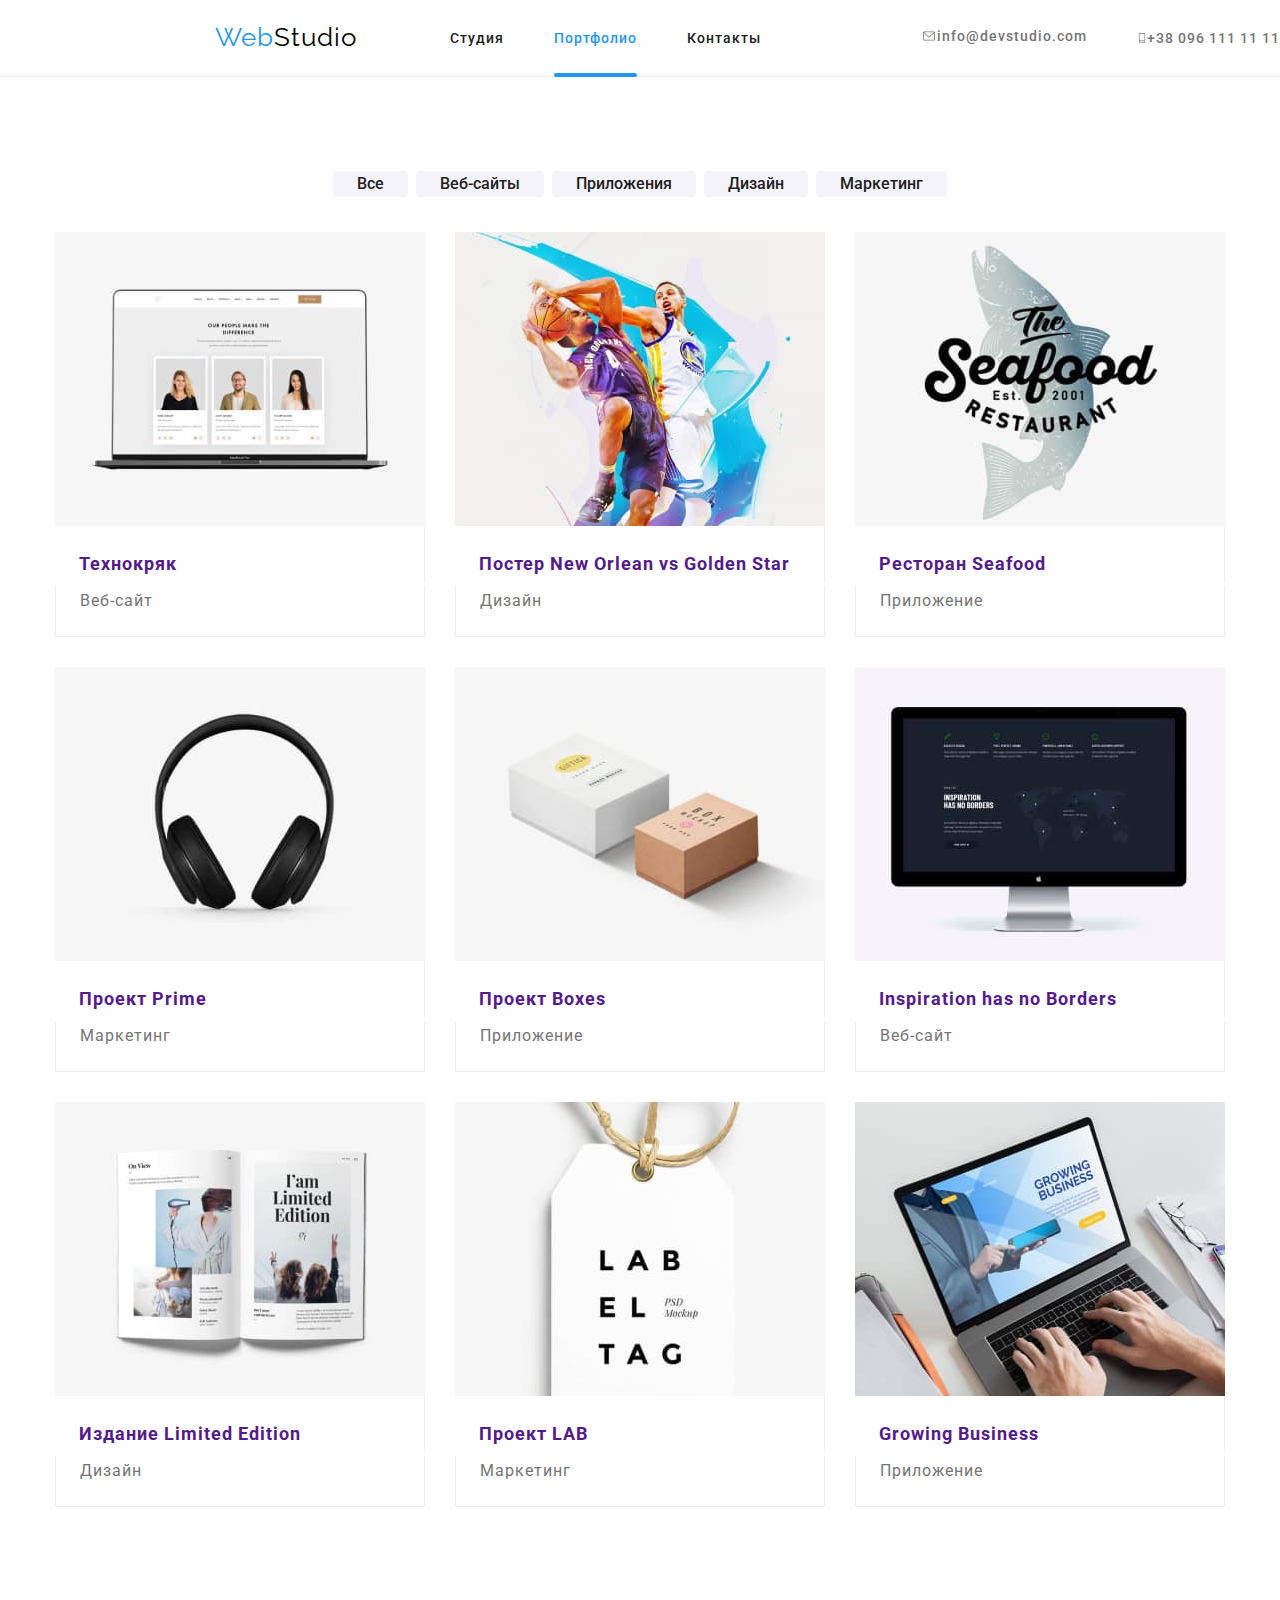
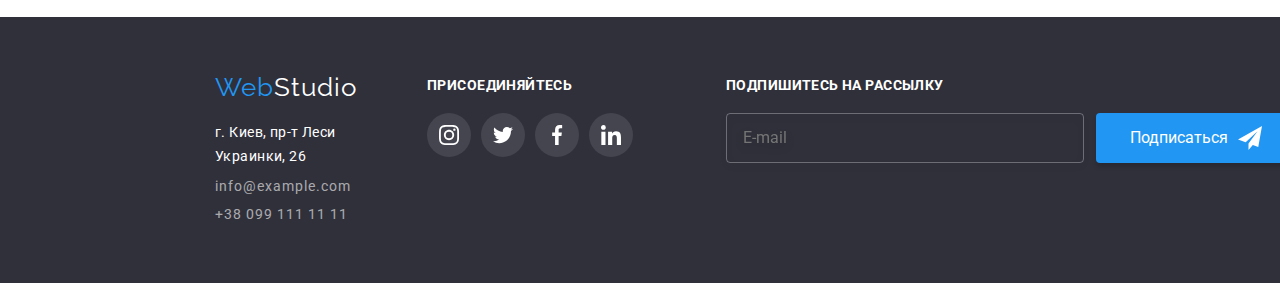
<file: portfolio.html>
<!DOCTYPE html>
<html lang="ru">
<head>
    <meta charset="UTF-8">
    <meta http-equiv="X-UA-Compatible" content="IE=edge">
    <meta name="viewport" content="width=he, initial-scale=1.0">
    <title>Portfolio</title>
    <link href="https://fonts.googleapis.com/css2?family=Raleway:wght@700&display=swap" rel="stylesheet">
    <link href="https://fonts.googleapis.com/css2?family=Roboto:wght@400;500;700&display=swap" rel="stylesheet">
    <link rel="stylesheet" href="https://cdnjs.cloudflare.com/ajax/libs/modern-normalize/1.1.0/modern-normalize.min.css">
    <link rel="stylesheet" href="./css/portfolio.min.css">
</head>
<body>
    <header class="header">
        <a href="" class="logo top"> <span class="accent">Web</span>Studio</a>
        <nav>
            <ul class="site-nav">
                <li class="site-nav-item"><a href="./studio.html" >Студия</a></li>
                <li class="site-nav-item"><a href="" class="current">Портфолио</a></li>
                <li class="site-nav-item"><a href="">Контакты</a></li>
            </ul>
        </nav>
        <ul class="contacts">
            <li class="contacts-item"><a href="mailto:info@devstudio.com" target="_blank"><svg class="icon nav-icon" width="16px" height="12"><use href="./images/symbol-defs.svg#icon-envelope"></use></svg>info@devstudio.com</a></li>
            <li class="contacts-item"><a href="tel:+380961111111" target="_blank"><svg class="icon nav-icon" width="10px" height="16px"><use href="./images/symbol-defs.svg#icon-smartphone"></use></svg>+38 096 111 11 11</a></li>
        </ul>
    </header>
    <main class="main">
        <!-- <h1 class="invisible">Наши проекты</h1>2 -->
        <div class="conteiner">
            <ul class="buttons">
                <li class="button-item"><button type="button" class="button-item-button">Все</button></li>
                <li class="button-item"><button type="button" class="button-item-button">Веб-сайты</button></li>
                <li class="button-item"><button type="button" class="button-item-button">Приложения</button></li>
                <li class="button-item"><button type="button" class="button-item-button">Дизайн</button></li>
                <li class="button-item"><button type="button" class="button-item-button">Маркетинг</button></li>
            </ul>
            <ul class="projects">
                <li class="project-item">
                    <a href=""><div class="projects-hovers"><img src="./images/Технокряк.jpg" width="370" alt="CV работников">
                        <div class="hover-bg-conteiner"><p class="projects-hovers-text">Ресурс предлагает комплексные предложения с разным уровнем функционала и сервисов. Все это позволит посетителю получить исчерпывающие сведения<br> о компании или частном лице.</p></div></div>
                        <h2 class="project-item-title">Технокряк</h2>
                        <p class="description">Веб-сайт</p>
                    </a>
                </li>
                <li class="project-item">
                    <a href=""><div class="projects-hovers"><img src="./images/NewOrleanvsGoldenStar.jpg" width="370" alt="CV работников">
                        <div class="hover-bg-conteiner"><p class="projects-hovers-text">Ресурс предлагает комплексные предложения с разным уровнем функционала и сервисов. Все это позволит посетителю получить исчерпывающие сведения<br> о компании или частном лице.</p></div></div>
                        <h2 class="project-item-title">Постер New Orlean vs Golden Star</h2>
                        <p class="description">Дизайн</p>
                    </a>
                </li>
                <li class="project-item">
                    <a href=""><div class="projects-hovers"><img src="./images/РесторанSeafood.jpg" width="370" alt="CV работников">
                        <div class="hover-bg-conteiner"><p class="projects-hovers-text">Ресурс предлагает комплексные предложения с разным уровнем функционала и сервисов. Все это позволит посетителю получить исчерпывающие сведения<br> о компании или частном лице.</p></div></div>
                        <h2 class="project-item-title">Ресторан Seafood</h2>
                        <p class="description">Приложение</p>
                    </a>
                </li>
                <li class="project-item">
                    <a href=""><div class="projects-hovers"><img src="./images/ПроектPrime.jpg" width="370" alt="CV работников">
                        <div class="hover-bg-conteiner"><p class="projects-hovers-text">Ресурс предлагает комплексные предложения с разным уровнем функционала и сервисов. Все это позволит посетителю получить исчерпывающие сведения<br> о компании или частном лице.</p></div></div>
                        <h2 class="project-item-title">Проект Prime</h2>
                        <p class="description">Маркетинг</p>
                    </a>
                </li>
                <li class="project-item">
                    <a href=""><div class="projects-hovers"><img src="./images/ПроектBoxes.jpg" width="370" alt="CV работников">
                        <div class="hover-bg-conteiner"><p class="projects-hovers-text">Ресурс предлагает комплексные предложения с разным уровнем функционала и сервисов. Все это позволит посетителю получить исчерпывающие сведения<br> о компании или частном лице.</p></div></div>
                        <h2 class="project-item-title">Проект Boxes</h2>
                        <p class="description">Приложение</p>
                    </a>
                </li>
                <li class="project-item">
                    <a href=""><div class="projects-hovers"><img src="./images/noBorders.jpg" width="370" alt="CV работников">
                        <div class="hover-bg-conteiner"><p class="projects-hovers-text">Ресурс предлагает комплексные предложения с разным уровнем функционала и сервисов. Все это позволит посетителю получить исчерпывающие сведения<br> о компании или частном лице.</p></div></div>
                        <h2 class="project-item-title">Inspiration has no Borders</h2>
                        <p class="description">Веб-сайт</p>
                    </a>
                </li>
                <li class="project-item">
                    <a href=""><div class="projects-hovers"><img src="./images/LimitedEdition.jpg" width="370" alt="CV работников">
                        <div class="hover-bg-conteiner"><p class="projects-hovers-text">Ресурс предлагает комплексные предложения с разным уровнем функционала и сервисов. Все это позволит посетителю получить исчерпывающие сведения<br> о компании или частном лице.</p></div></div>
                        <h2 class="project-item-title">Издание Limited Edition</h2>
                        <p class="description">Дизайн</p>
                    </a>
                </li>
                <li class="project-item">
                    <a href=""><div class="projects-hovers"><img src="./images/ПроектLAB.jpg" width="370" alt="CV работников">
                        <div class="hover-bg-conteiner"><p class="projects-hovers-text">Ресурс предлагает комплексные предложения с разным уровнем функционала и сервисов. Все это позволит посетителю получить исчерпывающие сведения<br> о компании или частном лице.</p></div></div>
                        <h2 class="project-item-title">Проект LAB</h2>
                        <p class="description">Маркетинг</p>
                    </a>
                </li>
                <li class="project-item">
                    <a href=""><div class="projects-hovers"><img src="./images/GrowingBusiness.jpg" width="370" alt="CV работников">
                        <div class="hover-bg-conteiner"><p class="projects-hovers-text">Ресурс предлагает комплексные предложения с разным уровнем функционала и сервисов. Все это позволит посетителю получить исчерпывающие сведения<br> о компании или частном лице.</p></div></div>
                        <h2 class="project-item-title">Growing Business</h2>
                        <p class="description">Приложение</p>
                    </a>
                </li>
            </ul>
        </div>
    </main>
    <footer class="footer">
        <div class="footer-container">
            <div>
                <a href="" class="logo bot"> <span class="accent">Web</span>Studio</a>
                <address class="address">г. Киев, пр-т Леси Украинки, 26</address>
                <ul class="additional">
                    <li class="footer-item"><a href="mailto:info@example.com"> info@example.com</a></li>
                    <li class="footer-item"><a href="tel:+380961111111"> +38 099 111 11 11</a></li>
                </ul>   
            </div>
            <div class="jebu">
                <p class="join">присоединяйтесь</p>
                <ul class="jebu-list">
                    <li><a href=""><svg class="icon-footer"><use href="./images/symbol-defs.svg#icon-instagram"></use></svg></a></li>
                    <li><a href=""><svg class="icon-footer"><use href="./images/symbol-defs.svg#icon-twitter"></use></svg></a></li>
                    <li><a href=""><svg class="icon-footer"><use href="./images/symbol-defs.svg#icon-facebook"></use></svg></a></li>
                    <li><a href=""><svg class="icon-footer"><use href="./images/symbol-defs.svg#icon-linkedin"></use></svg></a></li>
                </ul>
            </div>
            <div class="form-container">
                <p class="join">Подпишитесь на рассылку</p>
                <form class="footer-form">
                <input class="footer-form-input" type="email" name="email" id="email" placeholder="E-mail" required>
                <!-- <label class="footer-label" for="email" ></label> -->
                <div >
                    <button class="footer-form-button" type="submit">Подписаться <svg width="24" height="24"><use href="./images/symbol-defs.svg#icon-send"></use></svg></button>
                    
                </div>
                </form>
            </div>
        </div>
        </footer>
</body>

</html>
</file>
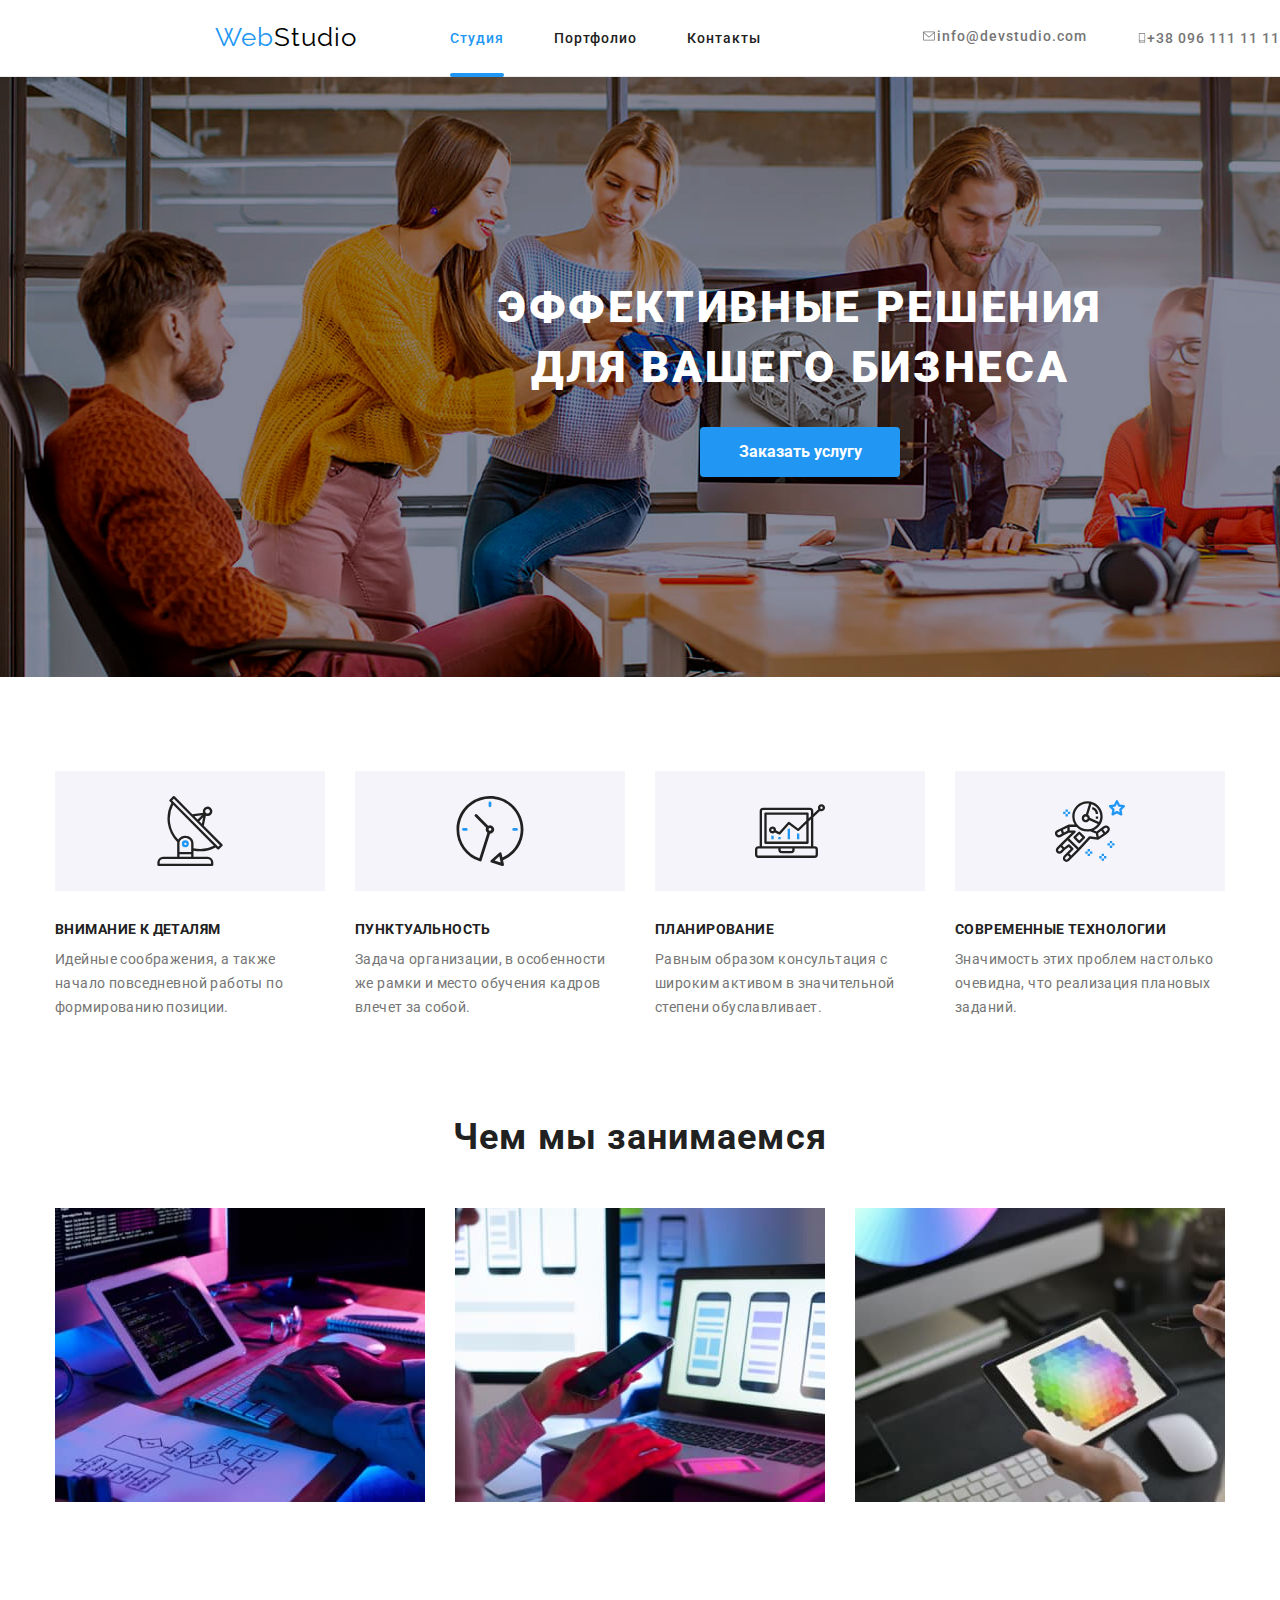
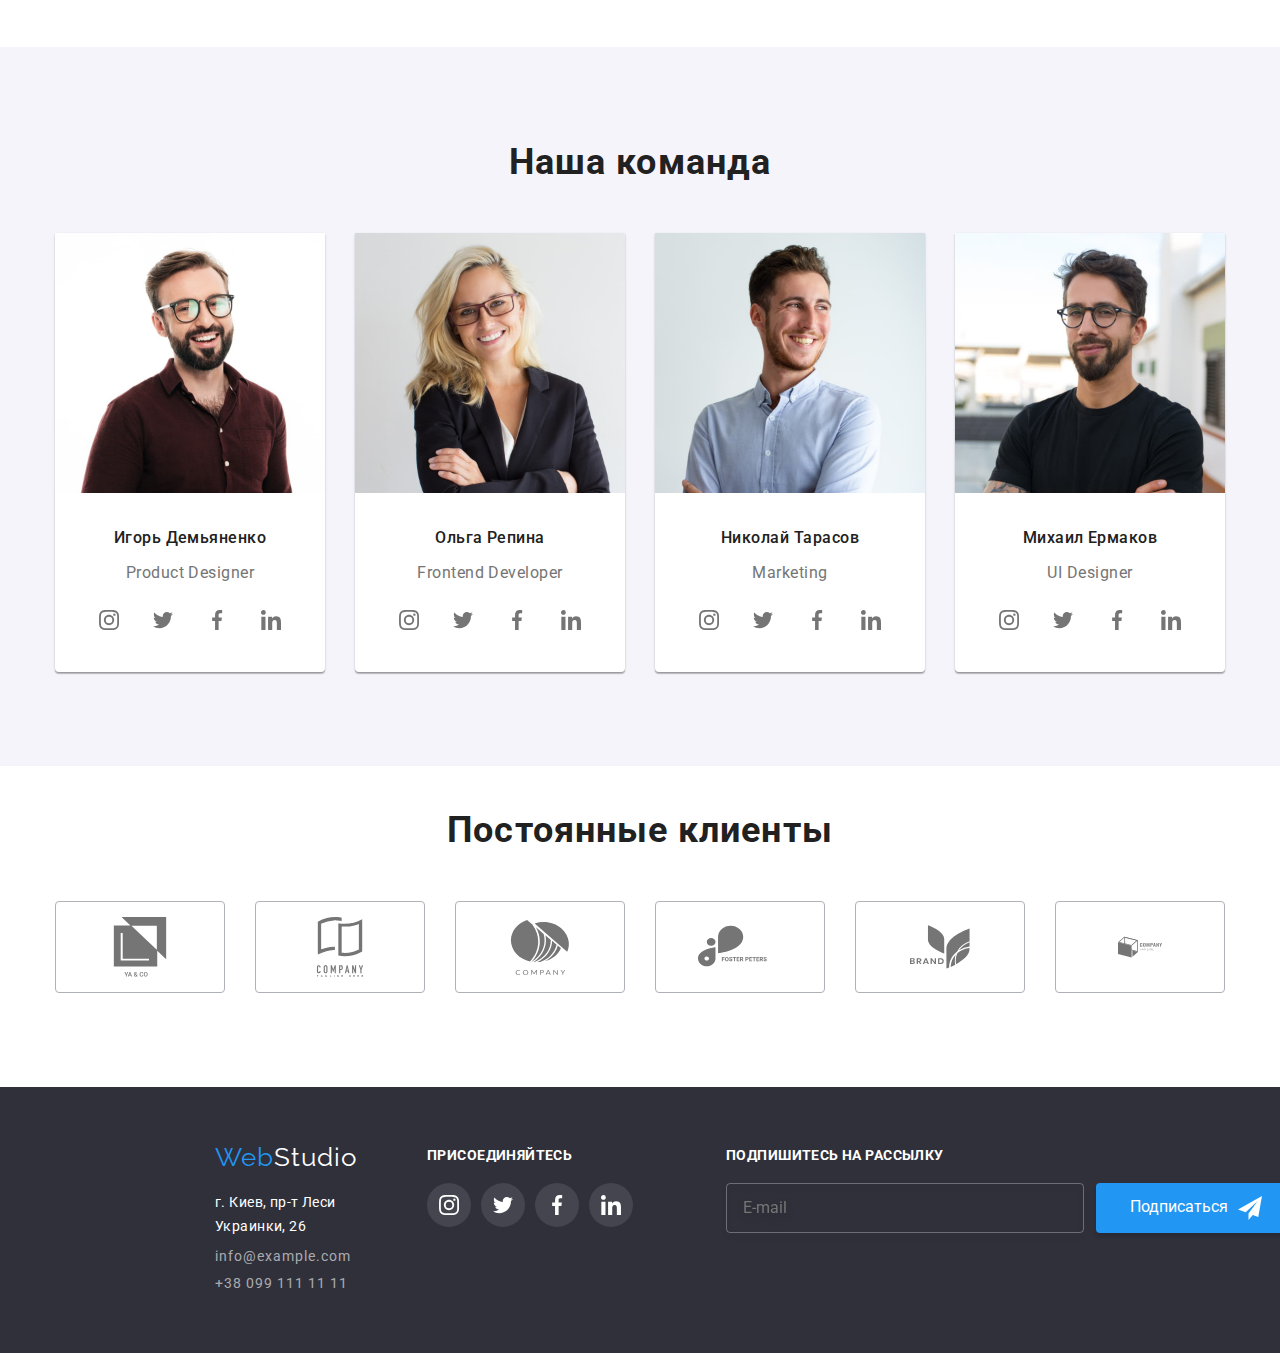
<file: studio.html>
<!DOCTYPE html>
<html lang="ru">

<head>
    <meta charset="UTF-8">
    <meta http-equiv="X-UA-Compatible" content="IE=edge">
    <meta name="viewport" content="width=device-width, initial-scale=1.0">
    <title>Document</title>
    <link href="https://fonts.googleapis.com/css2?family=Raleway:wght@700&display=swap" rel="stylesheet">
    <link href="https://fonts.googleapis.com/css2?family=Roboto:wght@400;500;700;900&display=swap" rel="stylesheet">
    <link rel="stylesheet" href="https://cdnjs.cloudflare.com/ajax/libs/modern-normalize/1.1.0/modern-normalize.min.css">
    <link rel="stylesheet" href="./css/main.min.css">
</head>
<body>
    <header class="header">
        <a href="" class="logo top"> <span class="accent">Web</span>Studio</a>
        <nav>
            <ul class="site-nav">
                <li class="site-nav-item"><a href="" class="current">Студия</a></li>
                <li class="site-nav-item"><a href="./portfolio.html">Портфолио</a></li>
                <li class="site-nav-item"><a href="">Контакты</a></li>
            </ul>
        </nav>
        <ul class="contacts">
            <li class="contacts-item"><a href="mailto:info@devstudio.com" target="_blank"><svg class="icon nav-icon" width="16px" height="12"><use href="./images/symbol-defs.svg#icon-envelope"></use></svg>info@devstudio.com</a></li>
            <li class="contacts-item"><a href="tel:+380961111111" target="_blank"><svg class="icon nav-icon" width="10px" height="16px"><use href="./images/symbol-defs.svg#icon-smartphone"></use></svg>+38 096 111 11 11</a></li>
        </ul>
    </header>
    <main>
        <section class="hero">
            <h1 >ЭФФЕКТИВНЫЕ РЕШЕНИЯ<br> ДЛЯ ВАШЕГО БИЗНЕСА</h1>
            <button type="button" data-modal-open>Заказать услугу</button>
        </section>
        <section class="characteristics">
            <h2 hidden>Характеристики компании</h2>
                <ul class="features">
                    <li class="features-item">
                        <div class="features-icon-background">
                            <svg class="features-icon">
                                <use href="./images/symbol-defs.svg#icon-antenna"></use>
                            </svg>
                        </div>
                        <h3 class="features-title ">Внимание к деталям</h3>
                        <p>Идейные соображения, а также начало повседневной работы по формированию позиции.</p>
                    </li>
                    <li class="features-item">
                        <div class="features-icon-background">
                            <svg class="features-icon">
                                <use href="./images/symbol-defs.svg#icon-clock"></use>
                            </svg>
                        </div>
                        <h3 class="features-title">Пунктуальность</h3>
                        <p>Задача организации, в особенности же рамки и место обучения кадров влечет за собой.</p>
                    </li>
                    <li class="features-item">
                            <div class="features-icon-background">
                                <svg class="features-icon">
                                    <use href="./images/symbol-defs.svg#icon-diagram"></use>
                                </svg>
                            </div>
                            <h3 class="features-title">Планирование</h3>
                            <p>Равным образом консультация с широким активом в значительной степени обуславливает.</p>
                    </li>
                    <li class="features-item">
                            <div class="features-icon-background">
                                <svg class="features-icon">
                                    <use href="./images/symbol-defs.svg#icon-astronaut"></use>
                                </svg>
                            </div>
                            <h3 class="features-title">Современные технологии</h3>
                            <p>Значимость этих проблем настолько очевидна, что реализация плановых заданий.</p>
                    </li>
                </ul>
        </section>
        <section class="job">
                <h2 class="subtitle what-we-do">Чем мы занимаемся</h2>
                <ul class="job-list">
                    <li class="job-list-item">
                        <div class="job-list-img">
                            <img src="./images/desktopApp.jpg" alt="работа с ПК" width="370">
                            <div class="job-hover"><p>Десктопные приложения</p></div>
                        </div> 
                        
                    </li>
                    <li class="job-list-item"><div class="job-list-img">
                        <img src="./images/mobileApp.jpg" alt="работа с ПК" width="370">
                        <div class="job-hover"><p>Мобильные приложения</p></div>
                    </div> </li>
                    <li class="job-list-item"><div class="job-list-img">
                        <img src="./images/DesignerApp.jpg" alt="работа с ПК" width="370">
                        <div class="job-hover"><p>Дизайнерские решения</p></div>
                    </div> </li>
                </ul>
        </section>
        <section class="team">
            <h2 class="subtitle team-title">Наша команда</h2>
            <ul class="team-list">
                <li class="team-list-item"><img src="./images/Игорь.jpg" alt="Игорь" width="270">
                    <h3>Игорь Демьяненко</h3>
                    <p>Product Designer</p>
                    <ul class="team-icon-list">
                        <li><a href=""><svg class="icon network"><use href="./images/symbol-defs.svg#icon-instagram"></use></svg></a></li>
                        <li><a href=""><svg class="icon network"><use href="./images/symbol-defs.svg#icon-twitter"></use></svg></a></li>
                        <li><a href=""><svg class="icon network"><use href="./images/symbol-defs.svg#icon-facebook"></use></svg></a></li>
                        <li><a href=""><svg class="icon network"><use href="./images/symbol-defs.svg#icon-linkedin"></use></svg></a></li>
                    </ul>
                </li>
                <li class="team-list-item"><img src="./images/Ольга.jpg" alt="Ольга" width="270">
                    <h3>Ольга Репина</h3>
                    <p>Frontend Developer</p>
                    <ul class="team-icon-list">
                        <li><a href=""><svg class="icon network"><use href="./images/symbol-defs.svg#icon-instagram"></use></svg></a></li>
                        <li><a href=""><svg class="icon network"><use href="./images/symbol-defs.svg#icon-twitter"></use></svg></a></li>
                        <li><a href=""><svg class="icon network"><use href="./images/symbol-defs.svg#icon-facebook"></use></svg></a></li>
                        <li><a href=""><svg class="icon network"><use href="./images/symbol-defs.svg#icon-linkedin"></use></svg></a></li>
                    </ul>
                </li>
                <li class="team-list-item"><img src="./images/Николай.jpg" alt="Николай" width="270">
                    <h3>Николай Тарасов</h3>
                    <p>Marketing</p>
                    <ul class="team-icon-list">
                        <li><a href=""><svg class="icon network"><use href="./images/symbol-defs.svg#icon-instagram"></use></svg></a></li>
                        <li><a href=""><svg class="icon network"><use href="./images/symbol-defs.svg#icon-twitter"></use></svg></a></li>
                        <li><a href=""><svg class="icon network"><use href="./images/symbol-defs.svg#icon-facebook"></use></svg></a></li>
                        <li><a href=""><svg class="icon network"><use href="./images/symbol-defs.svg#icon-linkedin"></use></svg></a></li>
                    </ul>
                </li>
                <li class="team-list-item"><img src="./images/Михаил.jpg" alt="Михаил" width="270">
                    <h3>Михаил Ермаков</h3>
                    <p>UI Designer</p>
                    <ul class="team-icon-list">
                        <li><a href=""><svg class="icon network"><use href="./images/symbol-defs.svg#icon-instagram"></use></svg></a></li>
                        <li><a href=""><svg class="icon network"><use href="./images/symbol-defs.svg#icon-twitter"></use></svg></a></li>
                        <li><a href=""><svg class="icon network"><use href="./images/symbol-defs.svg#icon-facebook"></use></svg></a></li>
                        <li><a href=""><svg class="icon network"><use href="./images/symbol-defs.svg#icon-linkedin"></use></svg></a></li>
                    </ul>
                </li>
            </ul>
        </section>
       
        <!-- Клиенты -->
       <section>
        <h2 class="subtitle clients">Постоянные клиенты</h2>
        <ul class="clients-list">
            <li><a href=""><svg class="icon clients-icon" width="106" height="60"><use href="./images/symbol-defs.svg#icon-group" ></use></svg></a></li>
            <li><a href=""><svg class="icon clients-icon" width="106" height="60"><use href="./images/symbol-defs.svg#icon-group2" ></use></svg></a></li>
            <li><a href=""><svg class="icon clients-icon" width="106" height="60"><use href="./images/symbol-defs.svg#icon-group3" ></use></svg></a></li>
            <li><a href=""><svg class="icon clients-icon"  width="106" height="60"><use href="./images/symbol-defs.svg#icon-group4"></use></svg></a></li>
            <li><a href=""><svg class="icon clients-icon" width="106" height="60"><use href="./images/symbol-defs.svg#icon-group5" ></use></svg></a></li>
            <li><a href=""><svg class="icon clients-icon" width="94" height="44"><use href="./images/symbol-defs.svg#icon-group6" ></use></svg></a></li>
        </ul>
       </section>
        <!-- конец клиенты -->
    </main>
    <footer class="footer">
    <div class="footer-container">
        <div>
            <a href="" class="logo bot"> <span class="accent">Web</span>Studio</a>
            <address class="address">г. Киев, пр-т Леси Украинки, 26</address>
            <ul class="additional">
                <li class="footer-item"><a href="mailto:info@example.com"> info@example.com</a></li>
                <li class="footer-item"><a href="tel:+380961111111"> +38 099 111 11 11</a></li>
            </ul>   
        </div>
        <div class="jebu">
            <p class="join">присоединяйтесь</p>
            <ul class="jebu-list">
                <li><a href=""><svg class="icon-footer"><use href="./images/symbol-defs.svg#icon-instagram"></use></svg></a></li>
                <li><a href=""><svg class="icon-footer"><use href="./images/symbol-defs.svg#icon-twitter"></use></svg></a></li>
                <li><a href=""><svg class="icon-footer"><use href="./images/symbol-defs.svg#icon-facebook"></use></svg></a></li>
                <li><a href=""><svg class="icon-footer"><use href="./images/symbol-defs.svg#icon-linkedin"></use></svg></a></li>
            </ul>
        </div>
        <div class="form-container">
            <p class="join">Подпишитесь на рассылку</p>
            <form class="footer-form">
            <input class="footer-form-input" type="email" name="email" id="email" placeholder="E-mail" required>
            <!-- <label class="footer-label" for="email" ></label> -->
            <div >
                <button class="footer-form-button" type="submit">Подписаться <svg width="24" height="24"><use href="./images/symbol-defs.svg#icon-send"></use></svg></button>
                
            </div>
            </form>
        </div>
    </div>
    </footer>
    <!-- Кнопка -->
<div class="backdrop is-hidden" data-modal>
    <div class="modal">
        <h2 class="modal-subtitle">Оставьте свои данные, мы вам перезвоним</h2>
        <div class="form-conteiner">
            <form class="form js-speaker-form" action="">
                        <label class="form-field">
                            <div class="form-label">Имя</div>
                            <div class="form-label-cont">
                                <input class="form-input" type="text" name="name" placeholder=" " required >
                                <svg class="icon-form" width="18" height="18"><use href="./images/symbol-defs.svg#icon-person-back"></use></svg>
                            </div>
                        </label>
                        <label class="form-field">
                            <div class="form-label">Телефон</div>
                            <div class="form-label-cont">
                                <input class="form-input" type="tel" name="tel" placeholder=" " required >
                                <svg class="icon-form" width="18" height="18"><use href="./images/symbol-defs.svg#icon-phone-back"></use></svg>
                            </div> 
                        </label>
                        <label class="form-field">
                            <div class="form-label">Почта</div>
                            <div class="form-label-cont">
                                <input class="form-input" type="email" name="email" placeholder=" " required >
                                <svg class="icon-form" width="18" height="18"><use href="./images/symbol-defs.svg#icon-email-back"></use></svg>
                            </div> 
                        </label>
                        <label class="form-field">
                            <div class="form-label">Комментарий</div>
                            <textarea class="textarea" name="textarea" cols="30" rows="10" placeholder="Введите текст"></textarea> 
                        </label>
                    <label class="checkbox-label" >
                        <input class="check" type="checkbox" name="accept" value="html" required>
                        <span class="checkbox"></span>
                        <span class="check-text">Соглашаюсь с рассылкой и принимаю <a href="">Условия договора</a></span>
                    </label>
                <div class="button-send-container">
                    <button class="button-send" type="submit">Отправить</button>
                </div>
            </form>
        </div>
        <div class="close-container"><button class="close" data-modal-close type="button"><svg width="18" height="18"><use href="./images/symbol-defs.svg#icon-close"></use></svg></button></div>
    </div>
</div>
<script src="./js/modal.js"></script>
<script src="./js/try.js"></script>
</body>

</html>
</file>
<file: css/portfolio.min.css>
*{-webkit-box-sizing:border-box;box-sizing:border-box}body{margin:0 auto;letter-spacing:1px;font-family:"Roboto",sans-serif;background-color:#fff;color:#757575;font-weight:400}.header{display:-webkit-box;display:-ms-flexbox;display:flex;-webkit-box-align:center;-ms-flex-align:center;align-items:center;border-bottom:1px solid #ececec}.accent{color:#2196f3}.logo{text-decoration:none;font-family:"Raleway",sans-serif;font-size:26px;line-height:.83}.top{margin-right:93px;margin-left:215px;color:#000}.site-nav{display:-webkit-box;display:-ms-flexbox;display:flex;margin:0;padding:0;list-style-type:none}.site-nav .current{color:#2196f3;position:relative}.site-nav .current:after{display:inline-block;position:absolute;content:"";bottom:-1px;left:0;width:100%;height:4px;background-color:#2196f3;border-radius:2px}.site-nav-item:not(:last-child){margin-right:50px}.site-nav a{display:block;padding-top:32px;padding-bottom:32px;font-weight:500;font-size:14px;line-height:.87;text-decoration:none;color:#212121}.site-nav a:hover,.site-nav a:focus{color:#2196f3}.contacts{display:-webkit-box;display:-ms-flexbox;display:flex;vertical-align:middle;list-style-type:none;margin:0;margin-left:auto;padding:0}.contacts-item:not(:last-child){margin-right:50px}.contacts a{display:-webkit-box;display:-ms-flexbox;display:flex;-webkit-box-align:center;-ms-flex-align:center;align-items:center;font-weight:500;font-size:14px;line-height:.87;text-decoration:none;color:#757575}.contacts a:hover,.contacts a:focus{color:#2196f3}.nav-icon{display:block;vertical-align:middle;margin:0px;fill:#757575}.contacts a:hover .nav-icon,.contacts a:focus .nav-icon{fill:#2196f3}.footer{padding:60px 215px;background:#2f303a}.footer-container{display:-webkit-box;display:-ms-flexbox;display:flex}.bot{color:#fff}.address{margin-top:20px;margin-bottom:9px;font-style:normal;font-size:14px;line-height:24px;color:#fff;letter-spacing:.03em}.additional{margin-top:0;margin-bottom:0;padding:0 0 0 0;list-style-type:none}.footer-item:not(:last-child){margin-bottom:9px}.additional a{font-size:14px;line-height:.58;text-decoration:none;color:rgba(255,255,255,.6)}.additional a:hover,.additional a:focus{color:#2196f3}.jebu{margin-left:70px}.join{color:#fff;font-family:"Roboto";font-style:normal;font-weight:700;font-size:14px;line-height:16px;letter-spacing:.03em;text-transform:uppercase;margin:0 0 20px 0}.jebu-list{display:-webkit-box;display:-ms-flexbox;display:flex;list-style:none;margin:0;padding:0}.jebu-list a{display:-webkit-box;display:-ms-flexbox;display:flex;-webkit-box-pack:center;-ms-flex-pack:center;justify-content:center;-webkit-box-align:center;-ms-flex-align:center;align-items:center;width:44px;height:44px;background:rgba(255,255,255,.1);border-radius:50%}.jebu-list a:hover{background-color:#2196f3}.jebu-list a:focus{background-color:#2196f3}.jebu-list li:not(:last-child){margin-right:10px}.icon-footer{width:20px;height:20px;fill:#fff}.form-container{margin-left:93px}.footer-form{display:-webkit-box;display:-ms-flexbox;display:flex}.footer-form-input{padding:15px 16px;outline:0;width:358px;height:50px;border:1px solid rgba(255,255,255,.3);border-radius:4px;-webkit-filter:drop-shadow(0px 4px 4px rgba(0, 0, 0, 0.15));filter:drop-shadow(0px 4px 4px rgba(0, 0, 0, 0.15));background-color:inherit;color:#fff}.footer-form-button{display:-webkit-box;display:-ms-flexbox;display:flex;-webkit-box-align:center;-ms-flex-align:center;align-items:center;-webkit-box-pack:center;-ms-flex-pack:center;justify-content:center;padding:0;margin-left:12px;width:200px;height:50px;border-radius:4px;border:rgba(0,0,0,0) solid 1px;-webkit-box-shadow:0px 4px 4px rgba(0,0,0,.15);box-shadow:0px 4px 4px rgba(0,0,0,.15);background-color:#2196f3;color:#fff;fill:#fff;cursor:pointer}.footer-form-button svg{margin-left:10px}.current{color:#2196f3;position:relative}.current::after{display:inline-block;position:absolute;content:"";bottom:-1px;left:0;width:100%;height:4px;background-color:#2196f3;border-radius:2px}.main{background:#fff}.conteiner{width:1170px;padding-top:94px;padding-bottom:94px;margin:0 auto}.buttons{display:-webkit-box;display:-ms-flexbox;display:flex;-webkit-box-pack:center;-ms-flex-pack:center;justify-content:center;margin:0 0 34px 0;list-style-type:none;padding:0}.button-item:not(:last-child){margin-right:8px}.button-item-button{cursor:pointer;font-weight:500;font-size:16px;line-height:.6;color:#212121;background-color:#f5f4fa;display:inline-block;border-color:rgba(0,0,0,0);border-radius:4px;padding:6px 22px;margin-bottom:1px}.button-item-button:hover,.button-item-button:focus{color:#fff;background-color:#2196f3}.projects{display:-webkit-box;display:-ms-flexbox;display:flex;-ms-flex-wrap:wrap;flex-wrap:wrap;padding-left:0}.projects-hovers{position:relative;height:294px;overflow:hidden}.hover-bg-conteiner{display:-webkit-box;display:-ms-flexbox;display:flex;-webkit-box-pack:center;-ms-flex-pack:center;justify-content:center;-webkit-box-align:center;-ms-flex-align:center;align-items:center;position:absolute;top:0;left:0;width:100%;height:100%;background-color:rgba(33,150,243,.9);-webkit-transform:translateY(101%);transform:translateY(101%);-webkit-transition:-webkit-transform 250ms cubic-bezier(0.4, 0, 0.2, 1);transition:-webkit-transform 250ms cubic-bezier(0.4, 0, 0.2, 1);transition:transform 250ms cubic-bezier(0.4, 0, 0.2, 1);transition:transform 250ms cubic-bezier(0.4, 0, 0.2, 1), -webkit-transform 250ms cubic-bezier(0.4, 0, 0.2, 1)}.project-item:hover .hover-bg-conteiner{-webkit-transform:translateY(0);transform:translateY(0)}.projects-hovers-text{margin:0;padding:63px 24px;color:#fff;font-family:"Roboto";font-style:normal;font-weight:400;font-size:18px;line-height:28px;letter-spacing:.03em}.projects a{text-decoration:none}.project-item{width:370px;list-style-type:none;background-color:#fff;border-bottom-width:1px;border-bottom-style:solid;border-bottom-color:#eee;margin-right:30px;margin-bottom:30px}.project-item:nth-child(3n){margin-right:0}.project-item:nth-last-child(-n+3){margin-bottom:0}.project-item:hover{-webkit-box-shadow:0 4px 4px 0 rgba(0,0,0,.25);box-shadow:0 4px 4px 0 rgba(0,0,0,.25)}.project-item-title{margin-top:0px;margin-bottom:0;padding-top:20px;padding-left:24px;padding-right:24px;font-weight:700;font-size:18px;line-height:36px;border-right:1px #eee solid;border-left-width:1px #eee solid}.description{margin-top:4px;margin-bottom:0;padding-bottom:20px;padding-left:24px;padding-right:24px;font-weight:400;font-size:16px;line-height:30px;color:#757575;border-right:1px #eee solid;border-left:1px #eee solid}/*# sourceMappingURL=portfolio.min.css.map */
</file>
<file: css/main.min.css>
*{-webkit-box-sizing:border-box;box-sizing:border-box}body{margin:0 auto;letter-spacing:1px;font-family:"Roboto",sans-serif;background-color:#fff;color:#757575;font-weight:400}.header{display:-webkit-box;display:-ms-flexbox;display:flex;-webkit-box-align:center;-ms-flex-align:center;align-items:center;border-bottom:1px solid #ececec}.accent{color:#2196f3}.logo{text-decoration:none;font-family:"Raleway",sans-serif;font-size:26px;line-height:.83}.top{margin-right:93px;margin-left:215px;color:#000}.site-nav{display:-webkit-box;display:-ms-flexbox;display:flex;margin:0;padding:0;list-style-type:none}.site-nav .current{color:#2196f3;position:relative}.site-nav .current:after{display:inline-block;position:absolute;content:"";bottom:-1px;left:0;width:100%;height:4px;background-color:#2196f3;border-radius:2px}.site-nav-item:not(:last-child){margin-right:50px}.site-nav a{display:block;padding-top:32px;padding-bottom:32px;font-weight:500;font-size:14px;line-height:.87;text-decoration:none;color:#212121}.site-nav a:hover,.site-nav a:focus{color:#2196f3}.contacts{display:-webkit-box;display:-ms-flexbox;display:flex;vertical-align:middle;list-style-type:none;margin:0;margin-left:auto;padding:0}.contacts-item:not(:last-child){margin-right:50px}.contacts a{display:-webkit-box;display:-ms-flexbox;display:flex;-webkit-box-align:center;-ms-flex-align:center;align-items:center;font-weight:500;font-size:14px;line-height:.87;text-decoration:none;color:#757575}.contacts a:hover,.contacts a:focus{color:#2196f3}.nav-icon{display:block;vertical-align:middle;margin:0px;fill:#757575}.contacts a:hover .nav-icon,.contacts a:focus .nav-icon{fill:#2196f3}.footer{padding:60px 215px;background:#2f303a}.footer-container{display:-webkit-box;display:-ms-flexbox;display:flex}.bot{color:#fff}.address{margin-top:20px;margin-bottom:9px;font-style:normal;font-size:14px;line-height:24px;color:#fff;letter-spacing:.03em}.additional{margin-top:0;margin-bottom:0;padding:0 0 0 0;list-style-type:none}.footer-item:not(:last-child){margin-bottom:9px}.additional a{font-size:14px;line-height:.58;text-decoration:none;color:rgba(255,255,255,.6)}.additional a:hover,.additional a:focus{color:#2196f3}.jebu{margin-left:70px}.join{color:#fff;font-family:"Roboto";font-style:normal;font-weight:700;font-size:14px;line-height:16px;letter-spacing:.03em;text-transform:uppercase;margin:0 0 20px 0}.jebu-list{display:-webkit-box;display:-ms-flexbox;display:flex;list-style:none;margin:0;padding:0}.jebu-list a{display:-webkit-box;display:-ms-flexbox;display:flex;-webkit-box-pack:center;-ms-flex-pack:center;justify-content:center;-webkit-box-align:center;-ms-flex-align:center;align-items:center;width:44px;height:44px;background:rgba(255,255,255,.1);border-radius:50%}.jebu-list a:hover{background-color:#2196f3}.jebu-list a:focus{background-color:#2196f3}.jebu-list li:not(:last-child){margin-right:10px}.icon-footer{width:20px;height:20px;fill:#fff}.form-container{margin-left:93px}.footer-form{display:-webkit-box;display:-ms-flexbox;display:flex}.footer-form-input{padding:15px 16px;outline:0;width:358px;height:50px;border:1px solid rgba(255,255,255,.3);border-radius:4px;-webkit-filter:drop-shadow(0px 4px 4px rgba(0, 0, 0, 0.15));filter:drop-shadow(0px 4px 4px rgba(0, 0, 0, 0.15));background-color:inherit;color:#fff}.footer-form-button{display:-webkit-box;display:-ms-flexbox;display:flex;-webkit-box-align:center;-ms-flex-align:center;align-items:center;-webkit-box-pack:center;-ms-flex-pack:center;justify-content:center;padding:0;margin-left:12px;width:200px;height:50px;border-radius:4px;border:rgba(0,0,0,0) solid 1px;-webkit-box-shadow:0px 4px 4px rgba(0,0,0,.15);box-shadow:0px 4px 4px rgba(0,0,0,.15);background-color:#2196f3;color:#fff;fill:#fff;cursor:pointer}.footer-form-button svg{margin-left:10px}.hero{width:1600px;height:600px;margin:0 auto;background-image:url(/images/backPhoto.png);background-color:#c4c4c4}.hero h1{margin:0px;padding:200px 452px 30px 452px;color:#fff;font-style:normal;font-weight:900;font-size:44px;line-height:60px;letter-spacing:.06em;text-align:center}.hero button{margin:0px 700px 200px 700px;padding:0;width:200px;height:50px;border-radius:4px;border:rgba(0,0,0,0) solid 1px;-webkit-box-shadow:0px 4px 4px rgba(0,0,0,.15);box-shadow:0px 4px 4px rgba(0,0,0,.15);background-color:#2196f3;color:#fff;fill:#fff;cursor:pointer;font-style:normal;font-weight:700;font-size:16px;line-height:30px}.features{display:-webkit-box;display:-ms-flexbox;display:flex;padding:0;margin:94px auto 0 auto;width:1170px;list-style:none}.features-item p{height:75px;margin:0;margin-top:10px;padding:0;font-style:normal;font-weight:400;font-size:14px;line-height:24px;letter-spacing:.03em}.features-item svg{margin:0;padding:0;width:70px;height:70px}.features-item:not(:last-child){margin-right:30px}.features-icon-background{display:-webkit-box;display:-ms-flexbox;display:flex;-webkit-box-pack:center;-ms-flex-pack:center;justify-content:center;-webkit-box-align:center;-ms-flex-align:center;align-items:center;width:270px;height:120px;background-color:#f5f4fa}.features-title{margin:0;margin-top:30px;font-style:normal;font-weight:700;font-size:14px;line-height:16px;letter-spacing:.03em;text-transform:uppercase;color:#212121}.job{margin:0;margin-top:94px}.subtitle{margin:0;margin-bottom:50px;font-style:normal;font-weight:700;font-size:36px;line-height:42px;text-align:center;letter-spacing:.03em;color:#212121}.job-list{margin:0;padding:0;display:-webkit-box;display:-ms-flexbox;display:flex;-webkit-box-pack:center;-ms-flex-pack:center;justify-content:center;list-style:none}.job-list-item:not(:last-child){margin-right:30px}.job-list-img{position:relative;height:294px}.job-list-img:hover .job-hover{opacity:1}.job-hover{opacity:0;position:absolute;display:-webkit-box;display:-ms-flexbox;display:flex;-webkit-box-align:center;-ms-flex-align:center;align-items:center;-webkit-box-pack:center;-ms-flex-pack:center;justify-content:center;left:0;bottom:0;width:100%;height:70px;background-color:rgba(47,48,58,.8);-webkit-transition:opacity 250ms cubic-bezier(0.4, 0, 0.2, 1);transition:opacity 250ms cubic-bezier(0.4, 0, 0.2, 1);font-style:normal;font-weight:700;font-size:14px;line-height:16px;letter-spacing:.03em;text-transform:uppercase;color:#fff}.team{background-color:#f5f4fa;margin-top:145px}.team-title{padding-top:94px}.team-list{display:-webkit-box;display:-ms-flexbox;display:flex;-webkit-box-pack:center;-ms-flex-pack:center;justify-content:center;list-style:none;margin:0;padding:0}.team-list-item{background-color:#fff;margin-bottom:94px;-webkit-box-shadow:0px 1px 3px rgba(0,0,0,.12),0px 1px 1px rgba(0,0,0,.14),0px 2px 1px rgba(0,0,0,.2);box-shadow:0px 1px 3px rgba(0,0,0,.12),0px 1px 1px rgba(0,0,0,.14),0px 2px 1px rgba(0,0,0,.2);border-radius:0px 0px 4px 4px;text-align:center;letter-spacing:.03em}.team-list-item h3{margin-top:30px;font-style:normal;font-weight:500;font-size:16px;line-height:19px;text-align:center;color:#212121}.team-list-item p{margin-top:10px;font-family:"Roboto";font-style:normal;font-weight:400;font-size:16px;line-height:19px}.team-list-item:not(:last-child){margin-right:30px}.team-icon-list{margin:0;margin-top:16px;margin-bottom:30px;padding:0;display:-webkit-box;display:-ms-flexbox;display:flex;-webkit-box-pack:center;-ms-flex-pack:center;justify-content:center;list-style:none}.team-icon-list li:not(:last-child){margin-right:10px}.team-icon-list a{display:-webkit-box;display:-ms-flexbox;display:flex;-webkit-box-pack:center;-ms-flex-pack:center;justify-content:center;-webkit-box-align:center;-ms-flex-align:center;align-items:center;width:44px;height:44px;border-radius:50%;fill:#757575}.team-icon-list a:hover,.team-icon-list a:focus{background-color:#2196f3;fill:#fff}.network{width:20px;height:20px}.clients{margin-top:43px}.clients-list{display:-webkit-box;display:-ms-flexbox;display:flex;-webkit-box-pack:center;-ms-flex-pack:center;justify-content:center;list-style:none;margin:0;padding:0}.clients-list li:not(:last-child){margin-right:30px}.clients-list a{display:-webkit-box;display:-ms-flexbox;display:flex;-webkit-box-pack:center;-ms-flex-pack:center;justify-content:center;-webkit-box-align:center;-ms-flex-align:center;align-items:center;width:170px;height:92px;margin-bottom:94px;border:1px solid #afb1b8;border-radius:4px}.clients-list a:hover,.clients-list a:focus{border-color:#2196f3}.clients-list a:hover .clients-icon,.clients-list a:focus .clients-icon{fill:#2196f3}.clients-icon{fill:#757575}.backdrop{position:fixed;width:100%;height:100%;top:0;left:0;background-color:rgba(0,0,0,.2)}.is-hidden{opacity:0;pointer-events:none}.modal{max-width:528px;max-height:581px;background-color:#fff;padding:40px 47px 40px 33px;position:absolute;top:50%;left:50%;-webkit-transform:translate(-50%, -50%);transform:translate(-50%, -50%)}.modal h2{margin:0;padding:0;margin-bottom:12px;text-align:center;font-style:normal;font-weight:700;font-size:20px;line-height:23px;letter-spacing:.03em;color:#000}.close-container{position:absolute;top:8px;right:8px}.close{display:-webkit-box;display:-ms-flexbox;display:flex;-webkit-box-pack:center;-ms-flex-pack:center;justify-content:center;-webkit-box-align:center;-ms-flex-align:center;align-items:center;padding:0;margin:0;width:30px;height:30px;background:#fff;border:1px solid rgba(0,0,0,.1);border-radius:50%}.close:hover{fill:#2196f3}.form-label{margin-bottom:4px;font-style:normal;font-weight:400;font-size:12px;line-height:14px;letter-spacing:.01em}.form-input{width:448px;height:40px;border:1px solid rgba(33,33,33,.2);border-radius:4px;outline:none;padding:0 42px}.form-input:focus{border-color:#2196f3}.form-input:focus~.icon-form{fill:#2196f3}.form-label-cont{position:relative;display:-webkit-box;display:-ms-flexbox;display:flex;-webkit-box-pack:center;-ms-flex-pack:center;justify-content:center;-webkit-box-align:center;-ms-flex-align:center;align-items:center;margin-bottom:10px;outline:none}.icon-form{position:absolute;top:o;left:12px}.textarea{resize:none;width:448px;height:120px;outline:none;padding:12px 16px;border:1px solid rgba(33,33,33,.2);border-radius:4px}.textarea:focus{border-color:#2196f3}.checkbox-label{display:block;position:relative;margin:20px 4px 30px 21px}.check{-webkit-appearance:none;-moz-appearance:none;appearance:none;position:absolute}.check:checked+.checkbox{background-color:#2196f3;border-color:rgba(0,0,0,0);background-image:url(/images/icon\ check.svg);background-size:contain;background-origin:border-box}.checkbox{position:absolute;top:50%;left:0;-webkit-transform:translateY(-50%);transform:translateY(-50%);display:-webkit-box;display:-ms-flexbox;display:flex;width:16px;height:15px;background-color:inherit;border:2px #212121 solid;border-radius:2px}.check-text{padding-left:22px;width:400px;font-style:normal;font-weight:400;font-size:14px;line-height:24px;letter-spacing:.03em}.button-send-container{display:-webkit-box;display:-ms-flexbox;display:flex;-webkit-box-pack:center;-ms-flex-pack:center;justify-content:center;-webkit-box-align:center;-ms-flex-align:center;align-items:center}.button-send{width:200px;height:50px;border-radius:4px;border:rgba(0,0,0,0) solid 1px;-webkit-box-shadow:0px 4px 4px rgba(0,0,0,.15);box-shadow:0px 4px 4px rgba(0,0,0,.15);background-color:#2196f3;color:#fff;fill:#fff;cursor:pointer;font-family:"Roboto";font-style:normal;font-weight:700;font-size:16px;line-height:30px}/*# sourceMappingURL=main.min.css.map */
</file>
